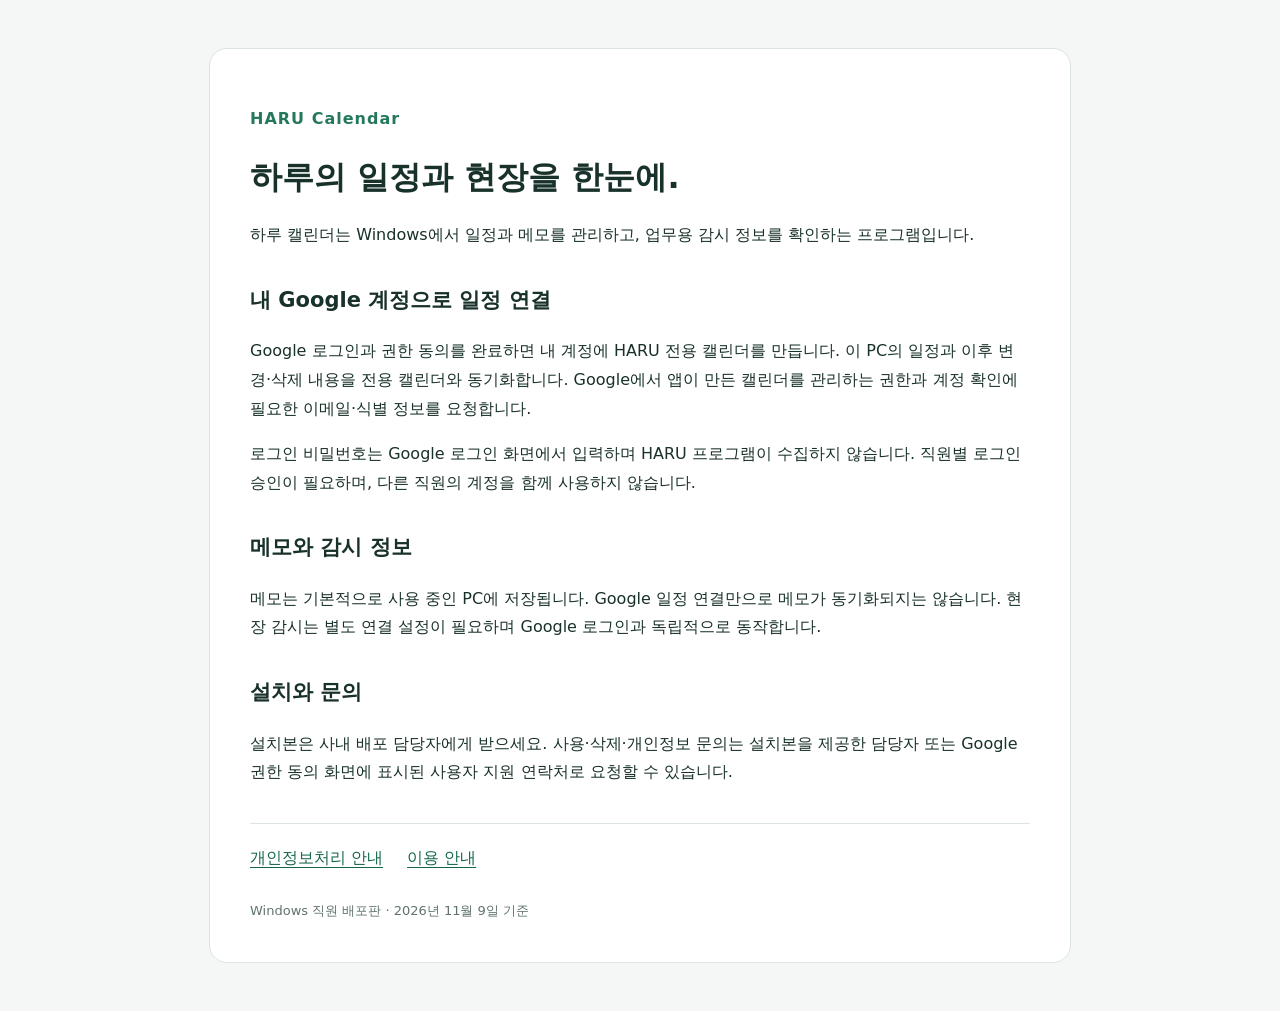
<file: index.html>
<!doctype html><html lang="ko"><meta charset="utf-8"><meta name="viewport" content="width=device-width,initial-scale=1"><title>HARU Calendar · 하루 캘린더</title><link rel="stylesheet" href="style.css"><main><p class="brand">HARU Calendar</p><h1>하루의 일정과 현장을 한눈에.</h1><p>하루 캘린더는 Windows에서 일정과 메모를 관리하고, 업무용 감시 정보를 확인하는 프로그램입니다.</p><h2>내 Google 계정으로 일정 연결</h2><p>Google 로그인과 권한 동의를 완료하면 내 계정에 HARU 전용 캘린더를 만듭니다. 이 PC의 일정과 이후 변경·삭제 내용을 전용 캘린더와 동기화합니다. Google에서 앱이 만든 캘린더를 관리하는 권한과 계정 확인에 필요한 이메일·식별 정보를 요청합니다.</p><p>로그인 비밀번호는 Google 로그인 화면에서 입력하며 HARU 프로그램이 수집하지 않습니다. 직원별 로그인 승인이 필요하며, 다른 직원의 계정을 함께 사용하지 않습니다.</p><h2>메모와 감시 정보</h2><p>메모는 기본적으로 사용 중인 PC에 저장됩니다. Google 일정 연결만으로 메모가 동기화되지는 않습니다. 현장 감시는 별도 연결 설정이 필요하며 Google 로그인과 독립적으로 동작합니다.</p><h2>설치와 문의</h2><p>설치본은 사내 배포 담당자에게 받으세요. 사용·삭제·개인정보 문의는 설치본을 제공한 담당자 또는 Google 권한 동의 화면에 표시된 사용자 지원 연락처로 요청할 수 있습니다.</p><nav><a href="privacy.html">개인정보처리 안내</a><a href="terms.html">이용 안내</a></nav><footer>Windows 직원 배포판 · 2026년 11월 9일 기준</footer></main></html>
</file>
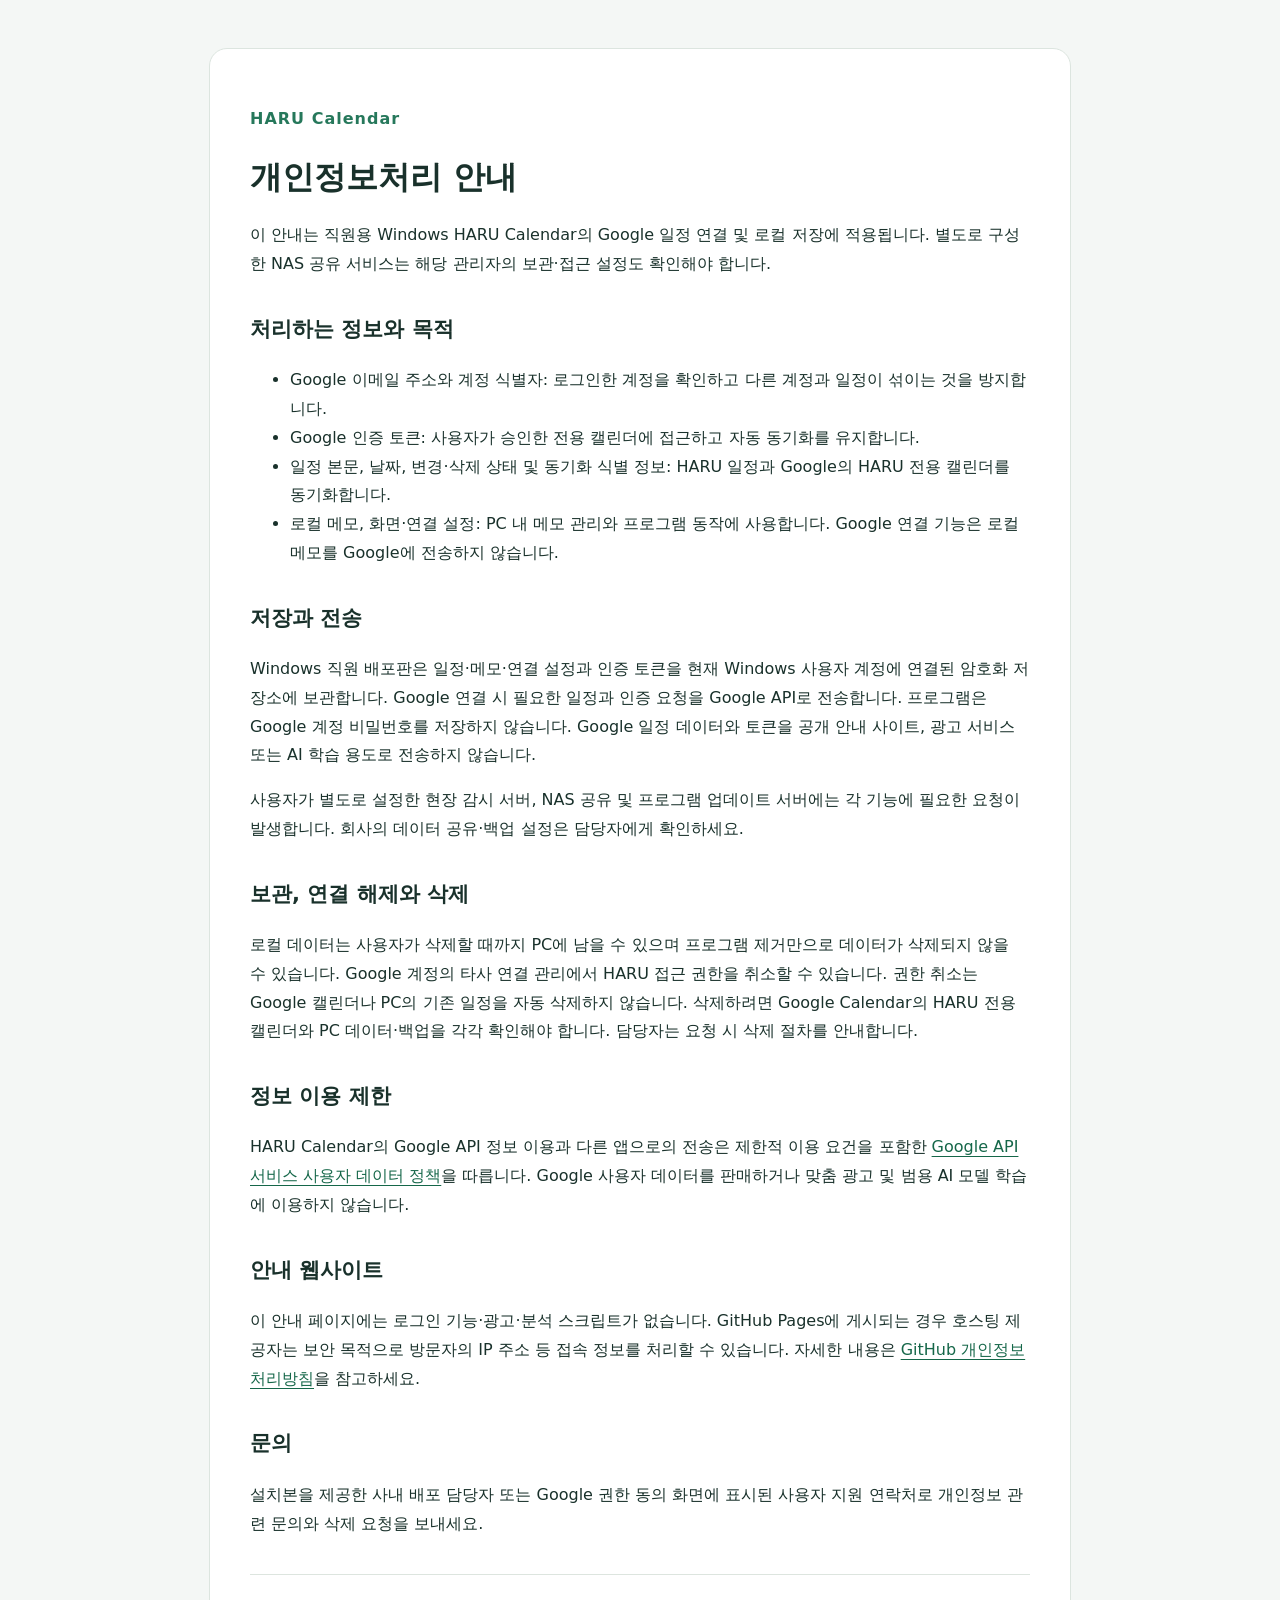
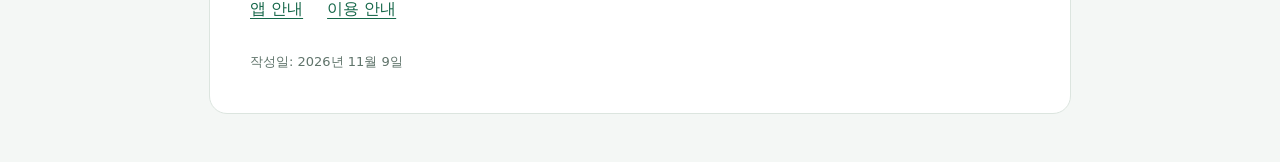
<file: privacy.html>
<!doctype html><html lang="ko"><meta charset="utf-8"><meta name="viewport" content="width=device-width,initial-scale=1"><title>개인정보처리 안내 · HARU Calendar</title><link rel="stylesheet" href="style.css"><main><p class="brand">HARU Calendar</p><h1>개인정보처리 안내</h1><p>이 안내는 직원용 Windows HARU Calendar의 Google 일정 연결 및 로컬 저장에 적용됩니다. 별도로 구성한 NAS 공유 서비스는 해당 관리자의 보관·접근 설정도 확인해야 합니다.</p><h2>처리하는 정보와 목적</h2><ul><li>Google 이메일 주소와 계정 식별자: 로그인한 계정을 확인하고 다른 계정과 일정이 섞이는 것을 방지합니다.</li><li>Google 인증 토큰: 사용자가 승인한 전용 캘린더에 접근하고 자동 동기화를 유지합니다.</li><li>일정 본문, 날짜, 변경·삭제 상태 및 동기화 식별 정보: HARU 일정과 Google의 HARU 전용 캘린더를 동기화합니다.</li><li>로컬 메모, 화면·연결 설정: PC 내 메모 관리와 프로그램 동작에 사용합니다. Google 연결 기능은 로컬 메모를 Google에 전송하지 않습니다.</li></ul><h2>저장과 전송</h2><p>Windows 직원 배포판은 일정·메모·연결 설정과 인증 토큰을 현재 Windows 사용자 계정에 연결된 암호화 저장소에 보관합니다. Google 연결 시 필요한 일정과 인증 요청을 Google API로 전송합니다. 프로그램은 Google 계정 비밀번호를 저장하지 않습니다. Google 일정 데이터와 토큰을 공개 안내 사이트, 광고 서비스 또는 AI 학습 용도로 전송하지 않습니다.</p><p>사용자가 별도로 설정한 현장 감시 서버, NAS 공유 및 프로그램 업데이트 서버에는 각 기능에 필요한 요청이 발생합니다. 회사의 데이터 공유·백업 설정은 담당자에게 확인하세요.</p><h2>보관, 연결 해제와 삭제</h2><p>로컬 데이터는 사용자가 삭제할 때까지 PC에 남을 수 있으며 프로그램 제거만으로 데이터가 삭제되지 않을 수 있습니다. Google 계정의 타사 연결 관리에서 HARU 접근 권한을 취소할 수 있습니다. 권한 취소는 Google 캘린더나 PC의 기존 일정을 자동 삭제하지 않습니다. 삭제하려면 Google Calendar의 HARU 전용 캘린더와 PC 데이터·백업을 각각 확인해야 합니다. 담당자는 요청 시 삭제 절차를 안내합니다.</p><h2>정보 이용 제한</h2><p>HARU Calendar의 Google API 정보 이용과 다른 앱으로의 전송은 제한적 이용 요건을 포함한 <a href="https://developers.google.com/terms/api-services-user-data-policy">Google API 서비스 사용자 데이터 정책</a>을 따릅니다. Google 사용자 데이터를 판매하거나 맞춤 광고 및 범용 AI 모델 학습에 이용하지 않습니다.</p><h2>안내 웹사이트</h2><p>이 안내 페이지에는 로그인 기능·광고·분석 스크립트가 없습니다. GitHub Pages에 게시되는 경우 호스팅 제공자는 보안 목적으로 방문자의 IP 주소 등 접속 정보를 처리할 수 있습니다. 자세한 내용은 <a href="https://docs.github.com/en/site-policy/privacy-policies/github-general-privacy-statement">GitHub 개인정보처리방침</a>을 참고하세요.</p><h2>문의</h2><p>설치본을 제공한 사내 배포 담당자 또는 Google 권한 동의 화면에 표시된 사용자 지원 연락처로 개인정보 관련 문의와 삭제 요청을 보내세요.</p><nav><a href="index.html">앱 안내</a><a href="terms.html">이용 안내</a></nav><footer>작성일: 2026년 11월 9일</footer></main></html>
</file>
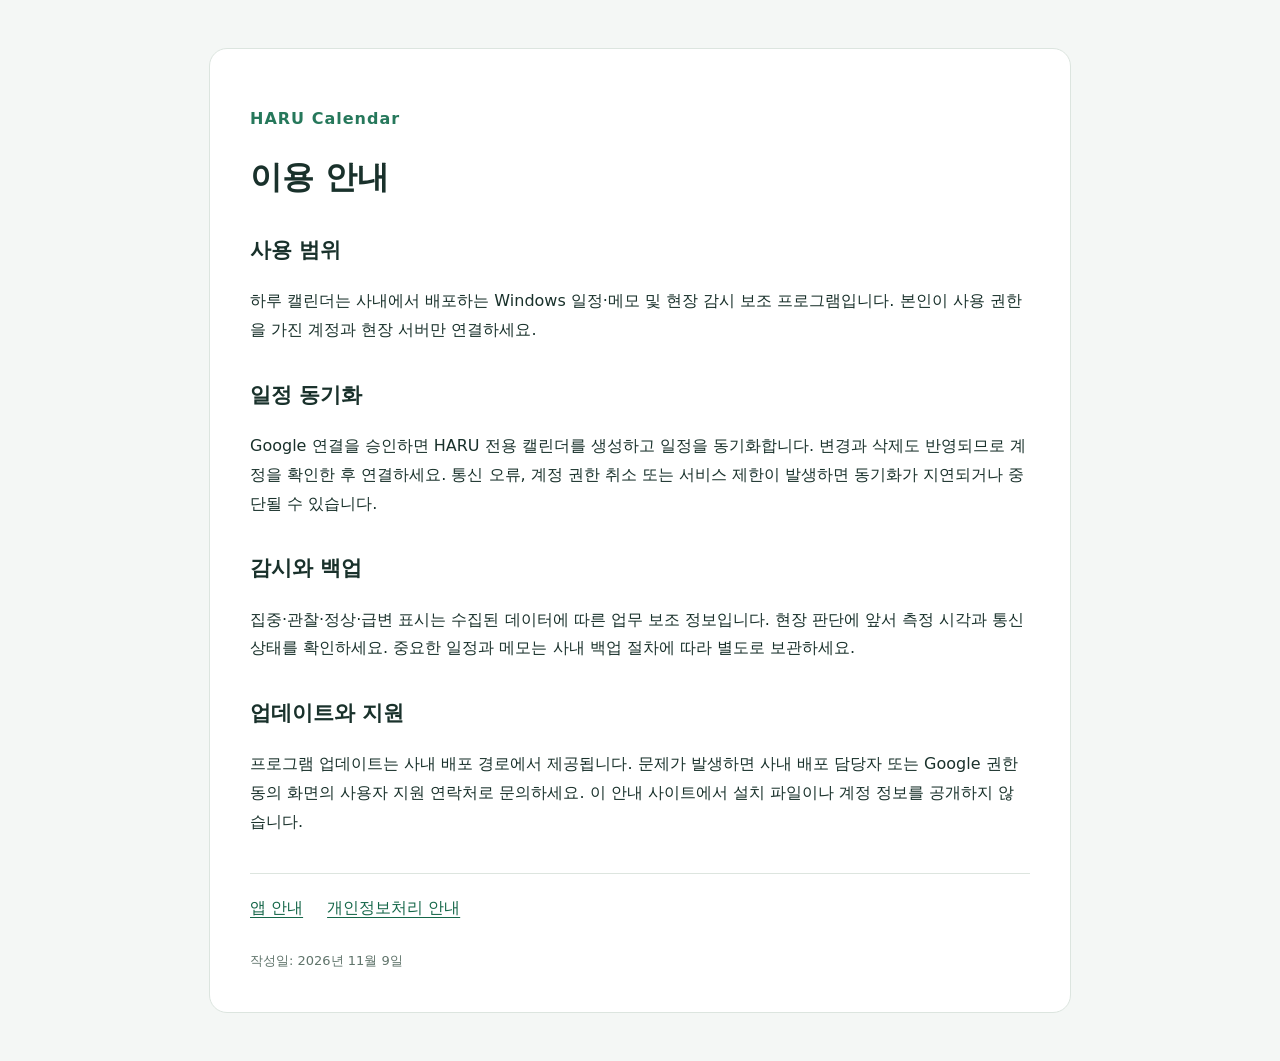
<file: terms.html>
<!doctype html><html lang="ko"><meta charset="utf-8"><meta name="viewport" content="width=device-width,initial-scale=1"><title>이용 안내 · HARU Calendar</title><link rel="stylesheet" href="style.css"><main><p class="brand">HARU Calendar</p><h1>이용 안내</h1><h2>사용 범위</h2><p>하루 캘린더는 사내에서 배포하는 Windows 일정·메모 및 현장 감시 보조 프로그램입니다. 본인이 사용 권한을 가진 계정과 현장 서버만 연결하세요.</p><h2>일정 동기화</h2><p>Google 연결을 승인하면 HARU 전용 캘린더를 생성하고 일정을 동기화합니다. 변경과 삭제도 반영되므로 계정을 확인한 후 연결하세요. 통신 오류, 계정 권한 취소 또는 서비스 제한이 발생하면 동기화가 지연되거나 중단될 수 있습니다.</p><h2>감시와 백업</h2><p>집중·관찰·정상·급변 표시는 수집된 데이터에 따른 업무 보조 정보입니다. 현장 판단에 앞서 측정 시각과 통신 상태를 확인하세요. 중요한 일정과 메모는 사내 백업 절차에 따라 별도로 보관하세요.</p><h2>업데이트와 지원</h2><p>프로그램 업데이트는 사내 배포 경로에서 제공됩니다. 문제가 발생하면 사내 배포 담당자 또는 Google 권한 동의 화면의 사용자 지원 연락처로 문의하세요. 이 안내 사이트에서 설치 파일이나 계정 정보를 공개하지 않습니다.</p><nav><a href="index.html">앱 안내</a><a href="privacy.html">개인정보처리 안내</a></nav><footer>작성일: 2026년 11월 9일</footer></main></html>
</file>
<file: style.css>
:root{font-family:"Malgun Gothic",system-ui,sans-serif;color:#19312b;background:#f4f7f5;line-height:1.8}body{margin:0}main{max-width:780px;margin:48px auto;padding:40px;background:white;border:1px solid #dce5df;border-radius:18px}h1{font-size:32px;line-height:1.4}h2{font-size:21px;margin-top:32px}.brand{color:#26785b;font-weight:bold;letter-spacing:1px}p,li{font-size:16px}a{color:#156749;text-underline-offset:4px}nav{display:flex;gap:24px;border-top:1px solid #dde5df;margin-top:36px;padding-top:20px}footer{color:#60746b;font-size:13px;margin-top:26px}@media(max-width:600px){main{margin:12px;padding:24px}h1{font-size:27px}}
</file>
